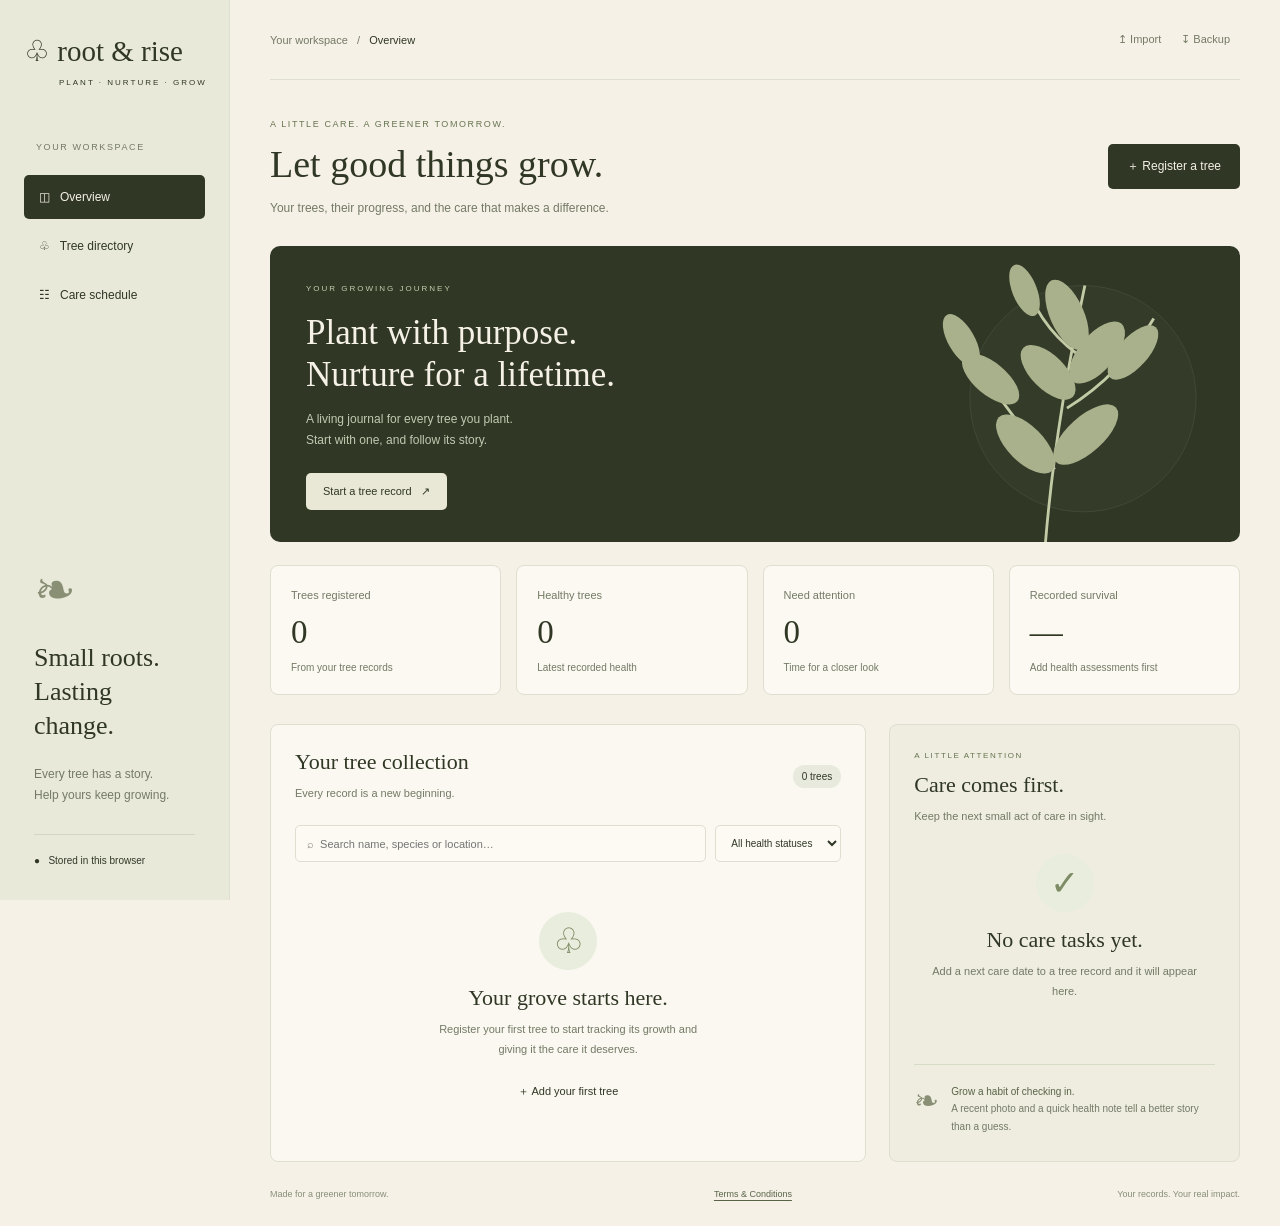
<file: index.html>
<!doctype html><html lang="en"><head><meta charset="utf-8"><meta name="viewport" content="width=device-width,initial-scale=1"><title>Root &amp; Rise • Tree journal</title><link rel="stylesheet" href="style.css"></head><body><aside><a class="brand" href="#">♧ root &amp; rise<small>PLANT · NURTURE · GROW</small></a><div class="nav-label">YOUR WORKSPACE</div><nav><button data-view="overview" class="active">◫ &nbsp; Overview</button><button data-view="trees">♧ &nbsp; Tree directory</button><button data-view="care">☷ &nbsp; Care schedule</button></nav><div class="sidebar-bottom"><span>❧</span><h2>Small roots.<br>Lasting change.</h2><p>Every tree has a story.<br>Help yours keep growing.</p><small>● &nbsp; Stored in this browser</small></div></aside><main><header><span>Your workspace &nbsp; / &nbsp; <b id="page">Overview</b></span><div><button id="import">↥ Import</button><button id="export">↧ Backup</button><input id="file" type="file" accept=".json" hidden></div></header><section class="heading"><div><small class="eyebrow">A LITTLE CARE. A GREENER TOMORROW.</small><h1 id="title">Let good things grow.</h1><p>Your trees, their progress, and the care that makes a difference.</p></div><button class="primary" data-add>＋ Register a tree</button></section><section id="hero"><div><small>YOUR GROWING JOURNEY</small><h2>Plant with purpose.<br>Nurture for a lifetime.</h2><p>A living journal for every tree you plant.<br>Start with one, and follow its story.</p><button data-add>Start a tree record &nbsp; ↗</button></div><svg viewBox="0 0 350 310" aria-hidden="true"><circle cx="210" cy="160" r="120" fill="#ffffff05" stroke="#ffffff15"/><g fill="none" stroke="#c3cba6" stroke-width="3"><path d="M170 315 Q180 190 212 40 M180 235 Q120 160 77 95 M193 170 Q250 135 285 75 M203 112 Q160 80 145 25"/></g><g fill="#a8b18b"><ellipse cx="193" cy="71" rx="18" ry="40" transform="rotate(-24 193 71)"/><ellipse cx="225" cy="111" rx="19" ry="40" transform="rotate(40 225 111)"/><ellipse cx="173" cy="132" rx="18" ry="37" transform="rotate(-45 173 132)"/><ellipse cx="213" cy="198" rx="19" ry="43" transform="rotate(48 213 198)"/><ellipse cx="149" cy="208" rx="19" ry="40" transform="rotate(-45 149 208)"/><ellipse cx="112" cy="139" rx="17" ry="37" transform="rotate(-50 112 139)"/><ellipse cx="81" cy="98" rx="14" ry="31" transform="rotate(-30 81 98)"/><ellipse cx="263" cy="111" rx="16" ry="36" transform="rotate(42 263 111)"/><ellipse cx="148" cy="45" rx="13" ry="29" transform="rotate(-22 148 45)"/></g></svg></section><section id="stats"></section><div class="grid"><section class="panel" id="directory"><div class="panel-heading"><div><h2>Your tree collection</h2><p>Every record is a new beginning.</p></div><small id="count"></small></div><div class="filters"><input id="search" aria-label="Search trees" placeholder="⌕  Search name, species or location…"><select id="filter" aria-label="Health filter"><option value="">All health statuses</option><option>Healthy</option><option>Needs attention</option><option>Dead</option><option>Not assessed</option></select></div><div id="list"></div></section><section class="panel care" id="care"><small class="eyebrow">A LITTLE ATTENTION</small><h2>Care comes first.</h2><p>Keep the next small act of care in sight.</p><div id="tasks"></div><div class="tip">❧ <p><b>Grow a habit of checking in.</b><br>A recent photo and a quick health note tell a better story than a guess.</p></div></section></div><footer><span>Made for a greener tomorrow.</span><a href="terms.html">Terms &amp; Conditions</a><span>Your records. Your real impact.</span></footer></main><dialog id="editor"><form id="form"><div class="modal-head"><div><small class="eyebrow">PUT DOWN ROOTS</small><h2 id="form-title">Register a tree</h2></div><button type="button" data-close aria-label="Close">×</button></div><input id="id" type="hidden"><div class="form-grid"><label>Tree name<input id="name" required maxlength="80" placeholder="e.g. Courtyard neem"></label><label>Species<input id="species" required maxlength="80" placeholder="e.g. Neem"></label><label>Planting date<input id="planted" required type="date"></label><label>Health<select id="health"><option>Not assessed</option><option>Healthy</option><option>Needs attention</option><option>Dead</option></select></label><label>Location<input id="location" required maxlength="150"></label><label>Caretaker (optional)<input id="caretaker" maxlength="80"></label><label>Height in cm (optional)<input id="height" type="number" min="0.1" max="20000" step="0.1"></label><label>Next care date (optional)<input id="due" type="date"></label><label class="full">Care task<input id="task" maxlength="150" placeholder="e.g. Check soil moisture"></label><label class="full">Observation<textarea id="notes" maxlength="1500" rows="3"></textarea></label><label class="full">Photo (JPEG, PNG or WebP, up to 4 MB)<input id="photo" type="file" accept="image/jpeg,image/png,image/webp"></label></div><p class="note">Records stay in this browser. Export backups to keep a separate copy.</p><div class="actions"><button type="button" data-close>Cancel</button><button class="primary">Save tree record</button></div></form></dialog><dialog id="detail"><div id="detail-body"></div></dialog><div id="toast" role="status"></div><script src="script.js"></script></body></html>
</file>
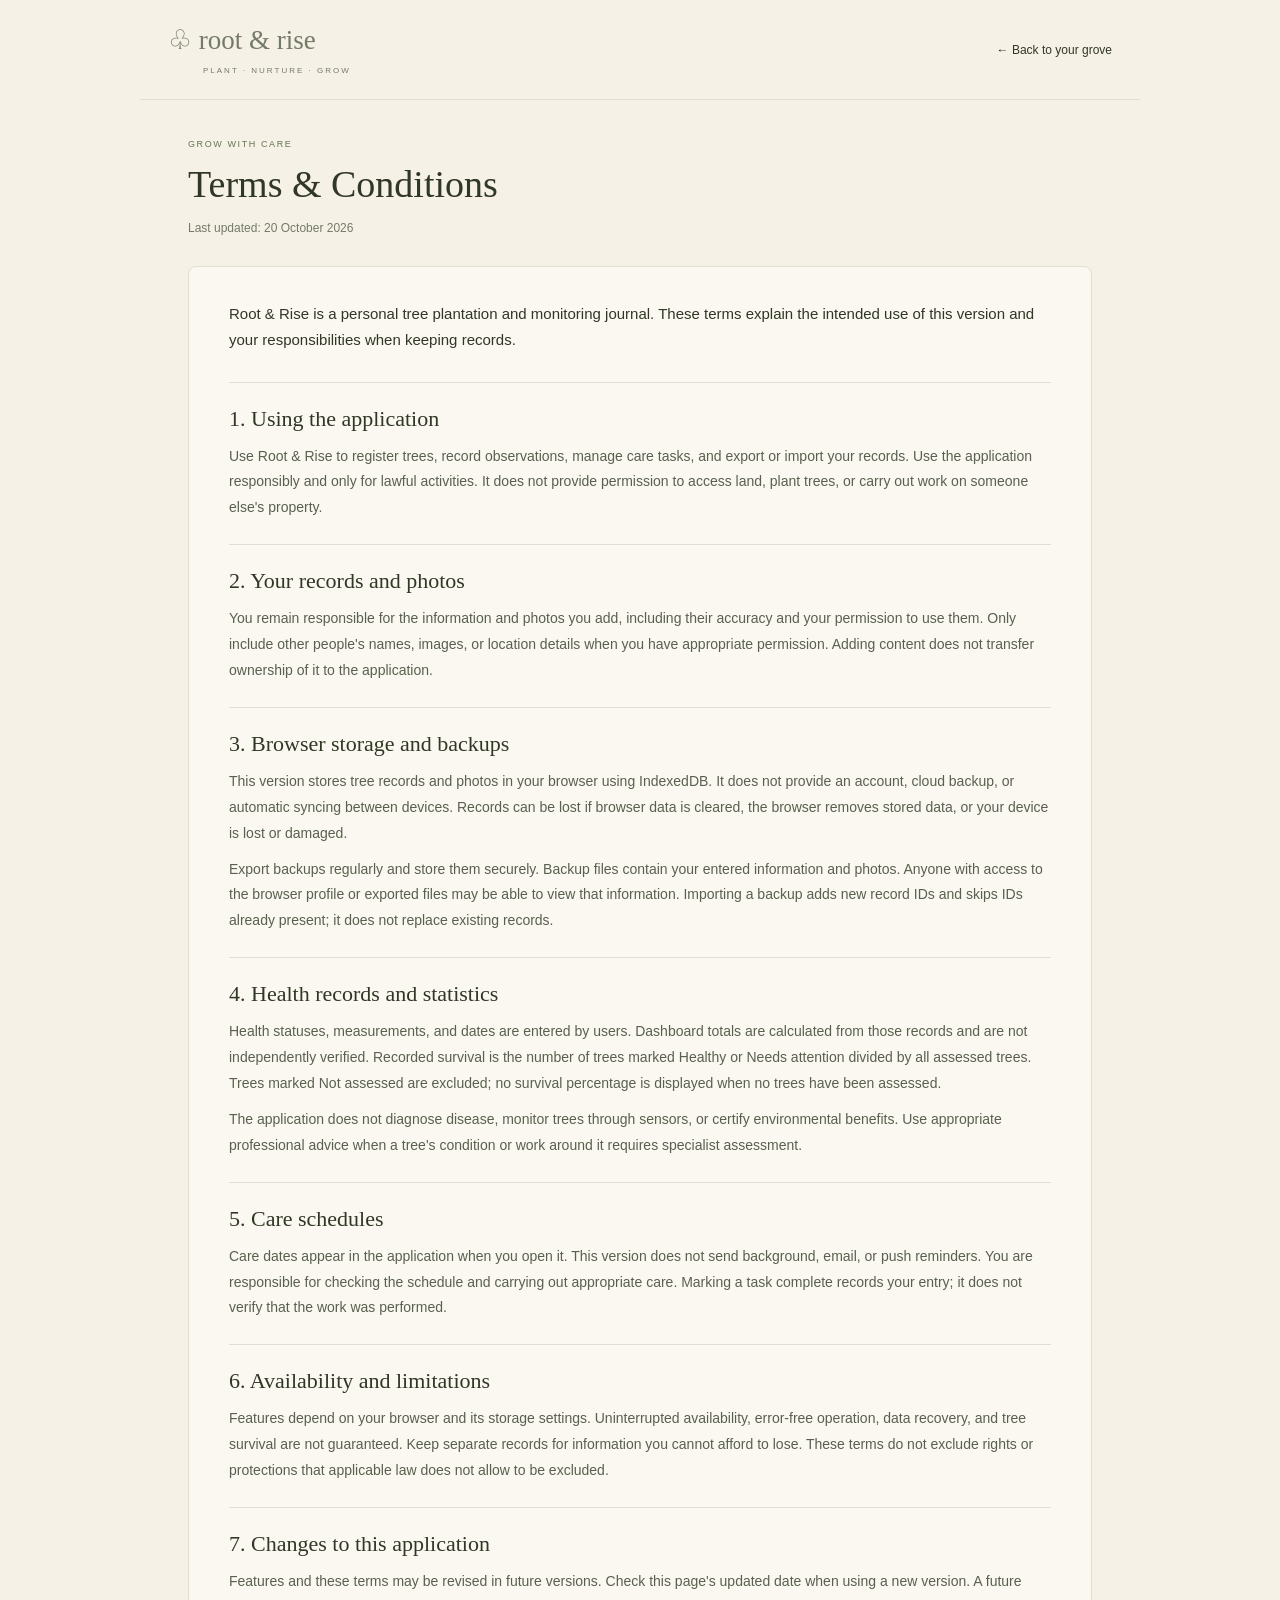
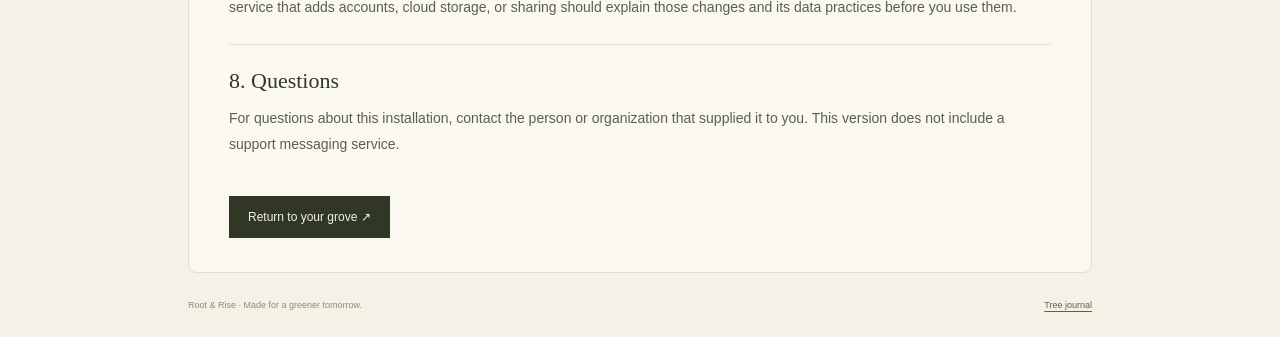
<file: terms.html>
<!doctype html>
<html lang="en">
<head><meta charset="utf-8"><meta name="viewport" content="width=device-width,initial-scale=1"><title>Terms &amp; Conditions • Root &amp; Rise</title><link rel="stylesheet" href="style.css"></head>
<body class="terms-page">
<header class="terms-header"><a class="brand" href="index.html">♧ root &amp; rise<small>PLANT · NURTURE · GROW</small></a><a class="back-link" href="index.html">← Back to your grove</a></header>
<main class="terms-main">
<section class="heading"><div><small class="eyebrow">GROW WITH CARE</small><h1>Terms &amp; Conditions</h1><p>Last updated: 20 October 2026</p></div></section>
<article class="panel terms-content">
<p class="terms-intro">Root &amp; Rise is a personal tree plantation and monitoring journal. These terms explain the intended use of this version and your responsibilities when keeping records.</p>
<section><h2>1. Using the application</h2><p>Use Root &amp; Rise to register trees, record observations, manage care tasks, and export or import your records. Use the application responsibly and only for lawful activities. It does not provide permission to access land, plant trees, or carry out work on someone else's property.</p></section>
<section><h2>2. Your records and photos</h2><p>You remain responsible for the information and photos you add, including their accuracy and your permission to use them. Only include other people's names, images, or location details when you have appropriate permission. Adding content does not transfer ownership of it to the application.</p></section>
<section><h2>3. Browser storage and backups</h2><p>This version stores tree records and photos in your browser using IndexedDB. It does not provide an account, cloud backup, or automatic syncing between devices. Records can be lost if browser data is cleared, the browser removes stored data, or your device is lost or damaged.</p><p>Export backups regularly and store them securely. Backup files contain your entered information and photos. Anyone with access to the browser profile or exported files may be able to view that information. Importing a backup adds new record IDs and skips IDs already present; it does not replace existing records.</p></section>
<section><h2>4. Health records and statistics</h2><p>Health statuses, measurements, and dates are entered by users. Dashboard totals are calculated from those records and are not independently verified. Recorded survival is the number of trees marked Healthy or Needs attention divided by all assessed trees. Trees marked Not assessed are excluded; no survival percentage is displayed when no trees have been assessed.</p><p>The application does not diagnose disease, monitor trees through sensors, or certify environmental benefits. Use appropriate professional advice when a tree's condition or work around it requires specialist assessment.</p></section>
<section><h2>5. Care schedules</h2><p>Care dates appear in the application when you open it. This version does not send background, email, or push reminders. You are responsible for checking the schedule and carrying out appropriate care. Marking a task complete records your entry; it does not verify that the work was performed.</p></section>
<section><h2>6. Availability and limitations</h2><p>Features depend on your browser and its storage settings. Uninterrupted availability, error-free operation, data recovery, and tree survival are not guaranteed. Keep separate records for information you cannot afford to lose. These terms do not exclude rights or protections that applicable law does not allow to be excluded.</p></section>
<section><h2>7. Changes to this application</h2><p>Features and these terms may be revised in future versions. Check this page's updated date when using a new version. A future service that adds accounts, cloud storage, or sharing should explain those changes and its data practices before you use them.</p></section>
<section><h2>8. Questions</h2><p>For questions about this installation, contact the person or organization that supplied it to you. This version does not include a support messaging service.</p></section>
<a class="primary return-link" href="index.html">Return to your grove ↗</a>
</article>
<footer><span>Root &amp; Rise · Made for a greener tomorrow.</span><a href="index.html">Tree journal</a></footer>
</main></body></html>
</file>
<file: style.css>
:root{--paper:#f5f1e6;--olive:#bec5a6;--sage:#898f74;--dark:#303725;--muted:#747a66;--line:#dedfd0}*{box-sizing:border-box}body{margin:0;background:var(--paper);color:var(--dark);font:14px Arial,sans-serif}button,input,select,textarea{font:inherit}button{cursor:pointer;border:0;background:none;color:inherit;padding:10px;border-radius:5px}button:hover{background:#dfe3d2}button:disabled{opacity:.5;cursor:wait}input,select,textarea{border:1px solid var(--line);padding:11px;border-radius:5px;background:#fcfaf3;color:var(--dark);min-width:0}button:focus-visible,a:focus-visible,input:focus-visible,select:focus-visible,textarea:focus-visible{outline:2px solid #778458;outline-offset:3px}h1,h2,h3{font-family:Georgia,serif;font-weight:400}p{line-height:1.75}aside{width:230px;position:fixed;inset:0 auto 0 0;background:#e9e9da;padding:34px 24px;border-right:1px solid var(--line);display:flex;flex-direction:column}.brand{color:inherit;text-decoration:none;font:29px Georgia,serif;white-space:nowrap}.brand small{display:block;font:8px Arial;letter-spacing:2px;margin:10px 0 0 35px}.nav-label{font-size:9px;letter-spacing:1.6px;color:var(--muted);margin:55px 12px 18px}nav button{display:block;width:100%;text-align:left;padding:15px;margin:5px 0;font-size:12px}nav button.active{background:var(--dark);color:var(--paper)}.sidebar-bottom{margin-top:auto;padding:30px 10px 0}.sidebar-bottom>span{font-size:50px;color:var(--sage)}.sidebar-bottom h2{font-size:26px;line-height:1.3}.sidebar-bottom p{font-size:12px;color:var(--muted)}.sidebar-bottom small{font-size:10px;display:block;border-top:1px solid #d1d5c3;padding-top:20px;margin-top:28px}main{margin-left:230px;padding:0 40px}header{height:80px;border-bottom:1px solid var(--line);display:flex;justify-content:space-between;align-items:center;font-size:11px;color:var(--muted)}header button{font-size:11px}header b{font-weight:400;color:var(--dark)}.heading{display:flex;justify-content:space-between;align-items:center;gap:20px;margin:34px 0 27px}.eyebrow{font-size:9px;letter-spacing:1.6px;color:#677451}h1{font-size:38px;margin:12px 0}.heading p{color:var(--muted);font-size:12px;margin:0}.primary{background:var(--dark);color:var(--paper);padding:14px 19px;font-size:12px;white-space:nowrap}.primary:hover{background:#465034}#hero{background:var(--dark);color:var(--paper);border-radius:10px;padding:32px 36px;position:relative;overflow:hidden;min-height:290px}#hero>div{position:relative;z-index:1}#hero small{font-size:8px;letter-spacing:2px;color:#c4cdae}#hero h2{font-size:35px;line-height:1.2;margin:18px 0 13px}#hero p{font-size:12px;color:#c2c9b2;margin:0 0 22px}#hero button{background:#e9e8d7;color:var(--dark);font-size:11px;padding:12px 17px}#hero svg{position:absolute;right:25px;bottom:0;height:100%;width:330px}#stats{display:grid;grid-template-columns:repeat(4,1fr);gap:15px;margin:23px 0 29px}.stat{background:#fbf9f1;border:1px solid var(--line);padding:20px;border-radius:8px}.stat label{font-size:11px;color:var(--muted)}.stat strong{display:block;font:33px Georgia;margin:12px 0 7px}.stat small{font-size:10px;color:var(--muted)}.grid{display:grid;grid-template-columns:minmax(0,1.7fr) minmax(260px,1fr);gap:23px}.panel{padding:24px;border:1px solid var(--line);border-radius:8px;background:#faf8f0}.panel-heading{display:flex;justify-content:space-between;align-items:center}.panel h2{font-size:22px;margin:0 0 9px}.panel p{font-size:11px;color:var(--muted);margin:0}.panel-heading>small{background:#e7eadc;border-radius:20px;padding:6px 9px;font-size:10px;white-space:nowrap}.filters{display:flex;gap:9px;margin:22px 0}.filters input{flex:1;width:50%;font-size:11px}.filters select{font-size:10px;max-width:145px}.empty{text-align:center;padding:28px 10px}.empty>span{display:grid;place-items:center;width:58px;height:58px;border-radius:50%;background:#e9edde;color:#7e8c65;font-size:35px;margin:auto}.empty h3{font-size:22px;margin:15px 0 9px}.empty p{max-width:270px;margin:0 auto 15px}.empty button{font-size:11px}.care{background:#eeeddf}.care .eyebrow{display:block;margin:2px 0 12px;font-size:8px}.tip{display:flex;gap:12px;border-top:1px solid #d7dcc6;margin-top:20px;padding-top:18px;font-size:30px;color:var(--sage)}.tip p{font-size:10px}.tip b{color:#596348;font-weight:500}footer{display:flex;justify-content:space-between;padding:27px 0;color:#878e77;font-size:9px}.row{border-top:1px solid var(--line);padding:15px 0;display:flex;width:100%;gap:12px;align-items:center;text-align:left}.thumb{width:45px;height:48px;object-fit:cover;background:#e3e8d6;border-radius:5px;display:grid;place-items:center;font-size:28px}.row-info{flex:1;min-width:0}.row-info b{display:block;font-size:12px;overflow-wrap:anywhere}.row-info small{font-size:10px;color:var(--muted)}.badge{font-size:9px;background:#e2e8d4;padding:6px;border-radius:12px}.warning{background:#eee0bd}.dead{background:#e8d8cf}.task-row{border-top:1px solid var(--line);display:flex;gap:10px;padding:15px 0;align-items:center}.task-row>div{flex:1}.task-row button{border:1px solid #b6bf9d;font-size:10px;padding:7px}.task-row small{font-size:10px;color:var(--muted)}.overdue{color:#8a5b3c!important}dialog{width:min(620px,94vw);max-height:90vh;padding:28px;background:var(--paper);border:1px solid var(--line);border-radius:12px;color:var(--dark)}dialog::backdrop{background:#242e20c9;backdrop-filter:blur(3px)}.modal-head{display:flex;justify-content:space-between;align-items:center;margin-bottom:20px}.modal-head h2{font-size:28px;margin:10px 0}.modal-head button{font-size:26px}.form-grid{display:grid;grid-template-columns:1fr 1fr;gap:17px}.form-grid label{display:flex;flex-direction:column;gap:7px;font-size:11px}.full{grid-column:1/-1}.note{font-size:10px;color:var(--muted)}.actions{display:flex;justify-content:flex-end;gap:10px;margin-top:20px}.detail-data{display:grid;grid-template-columns:1fr 1fr;gap:16px;margin:20px 0;overflow-wrap:anywhere}.detail-data small{display:block;color:var(--muted);margin-bottom:6px}.photo{width:100%;max-height:230px;object-fit:cover;border-radius:6px}.history{border-top:1px solid var(--line);padding:14px 0;font-size:12px;white-space:pre-wrap;overflow-wrap:anywhere}.danger{color:#8e4b36}#toast{display:none;position:fixed;bottom:25px;left:50%;transform:translateX(-50%);background:var(--dark);color:white;padding:15px 22px;border-radius:6px;max-width:90vw;z-index:5}.hidden{display:none!important}@media(max-width:1100px){aside{width:200px;padding:30px 18px}.brand{font-size:25px}main{margin-left:200px;padding:0 25px}.grid{grid-template-columns:1fr}.stat{padding:15px}#hero svg{right:-20px;opacity:.6}}@media(max-width:700px){aside{position:static;width:100%;padding:16px 20px}.brand{font-size:25px}.nav-label,.sidebar-bottom{display:none}nav{display:flex;gap:5px;margin-top:17px}nav button{text-align:center;padding:10px 3px;font-size:10px;margin:0}main{margin:0;padding:0 18px}header{height:58px;font-size:10px}.heading{flex-direction:column;align-items:flex-start;gap:18px;margin-top:26px}h1{font-size:32px}.eyebrow{font-size:8px}#hero{padding:27px}#hero h2{font-size:31px}#hero svg{right:-100px;opacity:.35}#stats{grid-template-columns:1fr 1fr;gap:11px}.panel{padding:18px}.filters{flex-wrap:wrap}.filters input{width:100%;flex-basis:100%}.filters select{max-width:none;width:100%}.form-grid{grid-template-columns:1fr}.full{grid-column:auto}footer{gap:10px;font-size:8px}.detail-data{font-size:12px}}
footer a{color:#596348;text-underline-offset:3px}.terms-header{max-width:1000px;margin:auto;padding:22px 28px;height:auto;min-height:100px}.terms-header .brand{font-size:27px}.back-link{color:var(--dark);text-decoration:none;font-size:12px}.terms-main{max-width:960px;margin:0 auto;padding:0 28px}.terms-content{padding:34px 40px}.terms-content .terms-intro{font-size:15px;color:var(--dark);margin:0 0 28px}.terms-content section{border-top:1px solid var(--line);padding-top:23px;margin-top:23px}.terms-content section h2{font-size:22px;margin-bottom:12px}.terms-content section p{font-size:14px;line-height:1.85;color:#59604f;margin:10px 0}.return-link{display:inline-block;text-decoration:none;margin-top:28px}@media(max-width:700px){.terms-header{padding:20px 18px;gap:20px;flex-wrap:wrap}.terms-header .brand{font-size:24px}.terms-main{padding:0 18px}.terms-content{padding:23px}.terms-main h1{font-size:30px}footer{flex-wrap:wrap}.terms-content section p{font-size:13px}}
</file>
